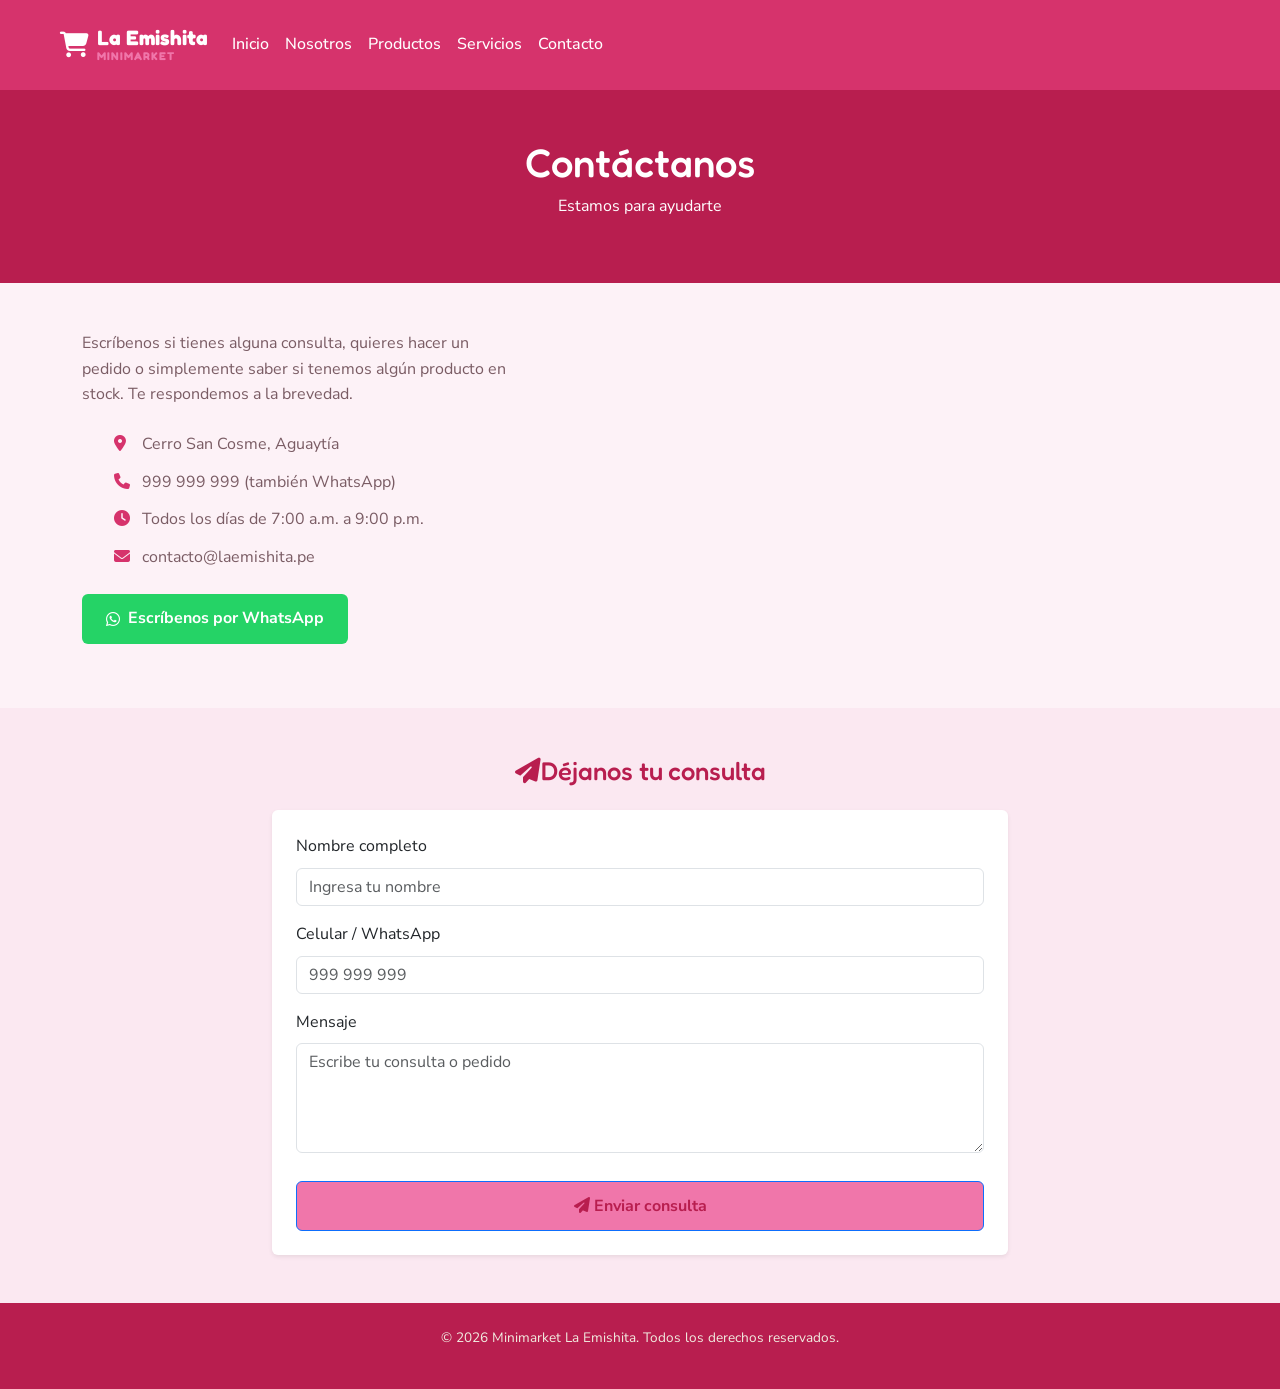
<file: contacto.html>
<!DOCTYPE html>
<html lang="es">
<head>
  <meta charset="UTF-8">
  <meta name="viewport" content="width=device-width, initial-scale=1.0">
  <title>Contacto - Minimarket La Emishita</title>
  <link href="https://fonts.googleapis.com/css2?family=Fredoka:wght@500;600;700&family=Nunito+Sans:wght@400;600&display=swap" rel="stylesheet">
  <link href="https://cdn.jsdelivr.net/npm/bootstrap@5.3.8/dist/css/bootstrap.min.css" rel="stylesheet">
  <link rel="stylesheet" href="https://cdnjs.cloudflare.com/ajax/libs/font-awesome/6.5.2/css/all.min.css">
  <link rel="stylesheet" href="https://unpkg.com/aos@2.3.1/dist/aos.css">
  <link rel="stylesheet" href="css/styles.css">
</head>
<body>

  <header class="site-header">
    <nav class="navbar navbar-expand-lg navbar-dark">
      <div class="container">
        <a class="navbar-brand logo" href="index.html">
          <i class="fa-solid fa-cart-shopping logo-icon"></i>
          <span class="logo-text">La Emishita <span class="logo-sub">minimarket</span></span>
        </a>
        <button class="navbar-toggler" type="button" data-bs-toggle="collapse" data-bs-target="#navMenu" aria-label="Abrir menú">
          <span class="navbar-toggler-icon"></span>
        </button>
        <div class="collapse navbar-collapse" id="navMenu">
          <ul class="navbar-nav ms-auto">
            <li class="nav-item"><a href="index.html" class="nav-link">Inicio</a></li>
            <li class="nav-item"><a href="nosotros.html" class="nav-link">Nosotros</a></li>
            <li class="nav-item"><a href="productos.html" class="nav-link">Productos</a></li>
            <li class="nav-item"><a href="servicios.html" class="nav-link">Servicios</a></li>
            <li class="nav-item"><a href="contacto.html" class="nav-link active">Contacto</a></li>
          </ul>
        </div>
      </div>
    </nav>
  </header>

  <main>
    <section class="page-banner">
      <div class="container">
        <h1 data-aos="fade-up">Contáctanos</h1>
        <p data-aos="fade-up" data-aos-delay="100">Estamos para ayudarte</p>
      </div>
    </section>

    <section class="section">
      <div class="container">
        <div class="row g-5 align-items-start">
          <div class="col-md-5" data-aos="fade-right">
            <p class="section-text mb-4">
              Escríbenos si tienes alguna consulta, quieres hacer un pedido o simplemente
              saber si tenemos algún producto en stock. Te respondemos a la brevedad.
            </p>
            <ul class="contact-info">
              <li><i class="fa-solid fa-location-dot"></i> Cerro San Cosme, Aguaytía</li>
              <li><i class="fa-solid fa-phone"></i> 999 999 999 (también WhatsApp)</li>
              <li><i class="fa-solid fa-clock"></i> Todos los días de 7:00 a.m. a 9:00 p.m.</li>
              <li><i class="fa-solid fa-envelope"></i> contacto@laemishita.pe</li>
            </ul>
            <a href="https://wa.me/51999999999" target="_blank" class="btn-whatsapp">
              <i class="fa-brands fa-whatsapp"></i> Escríbenos por WhatsApp
            </a>
          </div>
          <div class="col-md-7" data-aos="fade-left">
            <iframe class="contact-map" src="https://www.google.com/maps?q=Aguaytia,Peru&output=embed" allowfullscreen loading="lazy"></iframe>
          </div>
        </div>
      </div>
    </section>

    <section class="section section-alt">
      <div class="container">
        <h2 class="section-title text-center-block" data-aos="fade-up"><i class="fa-solid fa-paper-plane"></i>Déjanos tu consulta</h2>
        <div class="row justify-content-center mt-4">
          <div class="col-md-8" data-aos="fade-up" data-aos-delay="100">
            <div class="card shadow-sm border-0 p-4">
              <form>
                <div class="mb-3">
                  <label for="nombre" class="form-label">Nombre completo</label>
                  <input type="text" class="form-control" id="nombre" placeholder="Ingresa tu nombre">
                </div>
                <div class="mb-3">
                  <label for="celular" class="form-label">Celular / WhatsApp</label>
                  <input type="tel" class="form-control" id="celular" placeholder="999 999 999">
                </div>
                <div class="mb-3">
                  <label for="mensaje" class="form-label">Mensaje</label>
                  <textarea class="form-control" id="mensaje" rows="4" placeholder="Escribe tu consulta o pedido"></textarea>
                </div>
                <button type="submit" class="btn btn-primary w-100">
                  <i class="fa-solid fa-paper-plane"></i> Enviar consulta
                </button>
              </form>
            </div>
          </div>
        </div>
      </div>
    </section>
  </main>

  <footer class="site-footer">
    <p>&copy; 2026 Minimarket La Emishita. Todos los derechos reservados.</p>
  </footer>

  <script src="https://cdn.jsdelivr.net/npm/bootstrap@5.3.8/dist/js/bootstrap.bundle.min.js"></script>
  <script src="https://unpkg.com/aos@2.3.1/dist/aos.js"></script>
  <script src="js/main.js"></script>
</body>
</html>
</file>
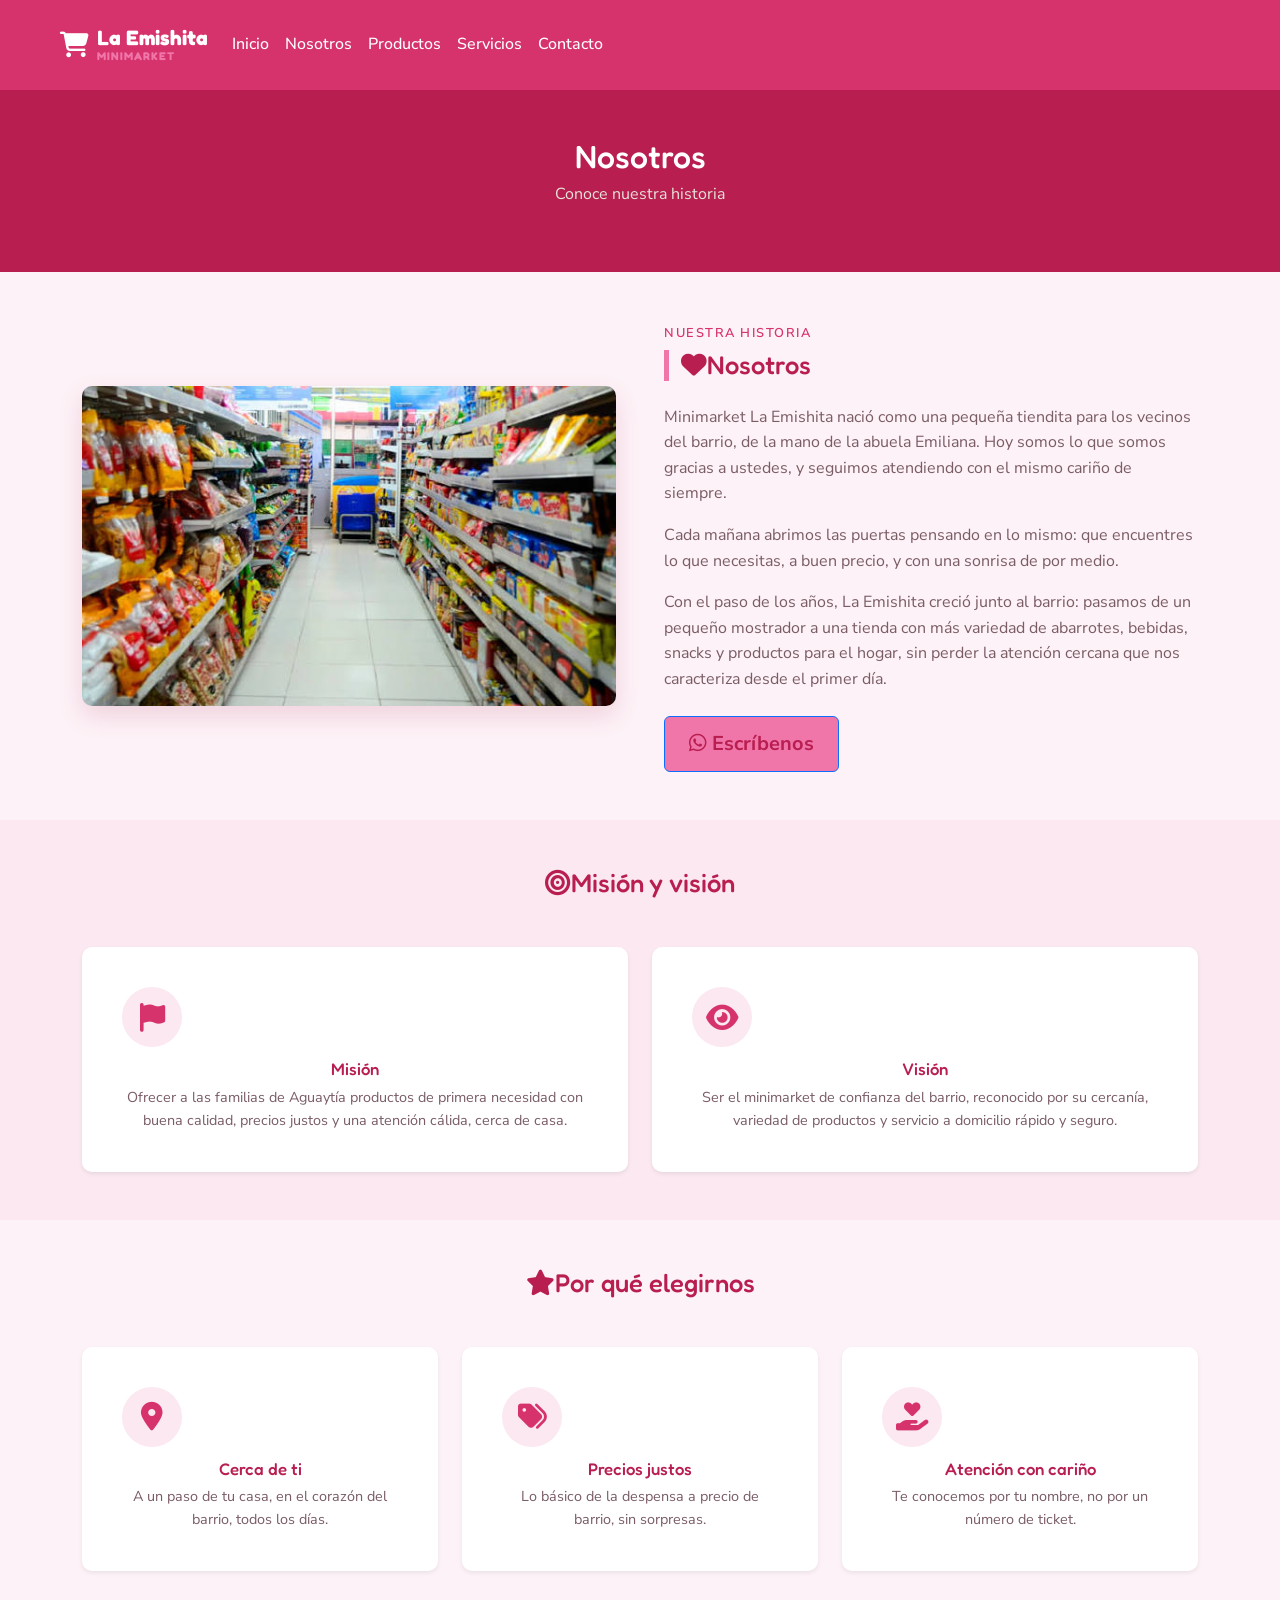
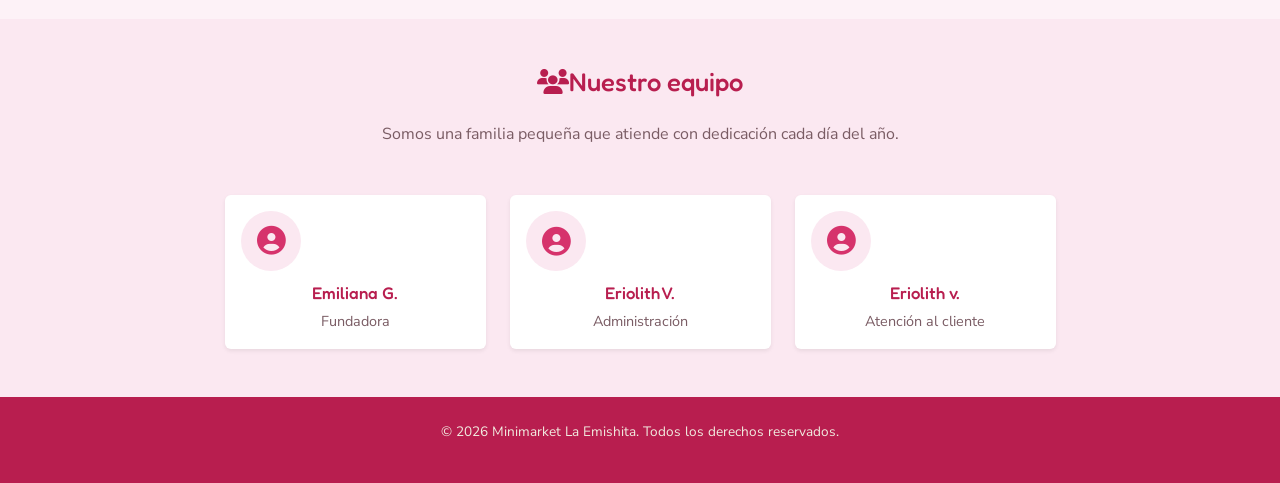
<file: nosotros.html>
<!DOCTYPE html>
<html lang="es">
<head>
  <meta charset="UTF-8">
  <meta name="viewport" content="width=device-width, initial-scale=1.0">
  <title>Nosotros - Minimarket La Emishita</title>
  <link href="https://fonts.googleapis.com/css2?family=Fredoka:wght@500;600;700&family=Nunito+Sans:wght@400;600&display=swap" rel="stylesheet">
  <link href="https://cdn.jsdelivr.net/npm/bootstrap@5.3.8/dist/css/bootstrap.min.css" rel="stylesheet">
  <link rel="stylesheet" href="https://cdnjs.cloudflare.com/ajax/libs/font-awesome/6.5.2/css/all.min.css">
  <link rel="stylesheet" href="https://unpkg.com/aos@2.3.1/dist/aos.css">
  <link rel="stylesheet" href="css/styles.css">
</head>
<body>

  <header class="site-header">
    <nav class="navbar navbar-expand-lg navbar-dark">
      <div class="container">
        <a class="navbar-brand logo" href="index.html">
          <i class="fa-solid fa-cart-shopping logo-icon"></i>
          <span class="logo-text">La Emishita <span class="logo-sub">minimarket</span></span>
        </a>
        <button class="navbar-toggler" type="button" data-bs-toggle="collapse" data-bs-target="#navMenu" aria-label="Abrir menú">
          <span class="navbar-toggler-icon"></span>
        </button>
        <div class="collapse navbar-collapse" id="navMenu">
          <ul class="navbar-nav ms-auto">
            <li class="nav-item"><a href="index.html" class="nav-link">Inicio</a></li>
            <li class="nav-item"><a href="nosotros.html" class="nav-link active">Nosotros</a></li>
            <li class="nav-item"><a href="productos.html" class="nav-link">Productos</a></li>
            <li class="nav-item"><a href="servicios.html" class="nav-link">Servicios</a></li>
            <li class="nav-item"><a href="contacto.html" class="nav-link">Contacto</a></li>
          </ul>
        </div>
      </div>
    </nav>
  </header>

  <main>
    <section class="page-banner">
      <div class="container">
        <h1 class="page-banner-title" data-aos="fade-up">Nosotros</h1>
        <p class="page-banner-text" data-aos="fade-up" data-aos-delay="100">Conoce nuestra historia</p>
      </div>
    </section>

    <section class="section">
      <div class="container">
        <div class="row align-items-center g-5">
          <div class="col-md-6" data-aos="fade-right">
            <img src="img/nosotros.jpg" alt="Mostrador del minimarket La Emishita" class="rounded-img">
          </div>
          <div class="col-md-6" data-aos="fade-left">
            <span class="eyebrow">Nuestra historia</span>
            <h2 class="section-title"><i class="fa-solid fa-heart"></i>Nosotros</h2>
            <p class="section-text">
              Minimarket La Emishita nació como una pequeña tiendita para los vecinos del barrio,
              de la mano de la abuela Emiliana. Hoy somos lo que somos gracias a ustedes, y
              seguimos atendiendo con el mismo cariño de siempre.
            </p>
            <p class="section-text">
              Cada mañana abrimos las puertas pensando en lo mismo: que encuentres lo que
              necesitas, a buen precio, y con una sonrisa de por medio.
            </p>
            <p class="section-text">
              Con el paso de los años, La Emishita creció junto al barrio: pasamos de un
              pequeño mostrador a una tienda con más variedad de abarrotes, bebidas, snacks
              y productos para el hogar, sin perder la atención cercana que nos caracteriza
              desde el primer día.
            </p>
            <a href="https://wa.me/51999999999" target="_blank" class="btn btn-primary btn-lg mt-2">
              <i class="fa-brands fa-whatsapp"></i> Escríbenos
            </a>
          </div>
        </div>
      </div>
    </section>

    <section class="section section-alt">
      <div class="container">
        <h2 class="section-title text-center-block" data-aos="fade-up"><i class="fa-solid fa-bullseye"></i>Misión y visión</h2>
        <div class="row g-4 mt-2">
          <div class="col-md-6" data-aos="fade-right">
            <div class="card h-100 shadow-sm border-0 value-card">
              <div class="card-body text-center">
                <i class="fa-solid fa-flag value-icon"></i>
                <h3 class="card-title value-title">Misión</h3>
                <p class="card-text value-text">
                  Ofrecer a las familias de Aguaytía productos de primera necesidad con
                  buena calidad, precios justos y una atención cálida, cerca de casa.
                </p>
              </div>
            </div>
          </div>
          <div class="col-md-6" data-aos="fade-left">
            <div class="card h-100 shadow-sm border-0 value-card">
              <div class="card-body text-center">
                <i class="fa-solid fa-eye value-icon"></i>
                <h3 class="card-title value-title">Visión</h3>
                <p class="card-text value-text">
                  Ser el minimarket de confianza del barrio, reconocido por su cercanía,
                  variedad de productos y servicio a domicilio rápido y seguro.
                </p>
              </div>
            </div>
          </div>
        </div>
      </div>
    </section>

    <section class="section">
      <div class="container">
        <h2 class="section-title text-center-block" data-aos="fade-up"><i class="fa-solid fa-star"></i>Por qué elegirnos</h2>

        <div class="row g-4 mt-2">
          <div class="col-12 col-md-4" data-aos="fade-up" data-aos-delay="0">
            <div class="card h-100 shadow-sm border-0 value-card">
              <div class="card-body text-center">
                <i class="fa-solid fa-location-dot value-icon"></i>
                <h3 class="card-title value-title">Cerca de ti</h3>
                <p class="card-text value-text">A un paso de tu casa, en el corazón del barrio, todos los días.</p>
              </div>
            </div>
          </div>

          <div class="col-12 col-md-4" data-aos="fade-up" data-aos-delay="150">
            <div class="card h-100 shadow-sm border-0 value-card">
              <div class="card-body text-center">
                <i class="fa-solid fa-tags value-icon"></i>
                <h3 class="card-title value-title">Precios justos</h3>
                <p class="card-text value-text">Lo básico de la despensa a precio de barrio, sin sorpresas.</p>
              </div>
            </div>
          </div>

          <div class="col-12 col-md-4" data-aos="fade-up" data-aos-delay="300">
            <div class="card h-100 shadow-sm border-0 value-card">
              <div class="card-body text-center">
                <i class="fa-solid fa-hand-holding-heart value-icon"></i>
                <h3 class="card-title value-title">Atención con cariño</h3>
                <p class="card-text value-text">Te conocemos por tu nombre, no por un número de ticket.</p>
              </div>
            </div>
          </div>
        </div>
      </div>
    </section>

    <section class="section section-alt">
      <div class="container">
        <h2 class="section-title text-center-block" data-aos="fade-up"><i class="fa-solid fa-users"></i>Nuestro equipo</h2>
        <p class="section-text text-center mx-auto mb-4" data-aos="fade-up" data-aos-delay="100">
          Somos una familia pequeña que atiende con dedicación cada día del año.
        </p>
        <div class="row g-4 mt-2 justify-content-center">
          <div class="col-6 col-md-3" data-aos="fade-up" data-aos-delay="0">
            <div class="card h-100 shadow-sm border-0 text-center">
              <div class="card-body">
                <i class="fa-solid fa-user-circle value-icon"></i>
                <h3 class="card-title value-title">Emiliana G.</h3>
                <p class="card-text value-text">Fundadora</p>
              </div>
            </div>
          </div>
          <div class="col-6 col-md-3" data-aos="fade-up" data-aos-delay="150">
            <div class="card h-100 shadow-sm border-0 text-center">
              <div class="card-body">
                <i class="fa-solid fa-user-circle value-icon"></i>
                <h3 class="card-title value-title">Eriolith V.</h3>
                <p class="card-text value-text">Administración</p>
              </div>
            </div>
          </div>
          <div class="col-6 col-md-3" data-aos="fade-up" data-aos-delay="300">
            <div class="card h-100 shadow-sm border-0 text-center">
              <div class="card-body">
                <i class="fa-solid fa-user-circle value-icon"></i>
                <h3 class="card-title value-title">Eriolith v.</h3>
                <p class="card-text value-text">Atención al cliente</p>
              </div>
            </div>
          </div>
        </div>
      </div>
    </section>
  </main>

  <footer class="site-footer">
    <p>&copy; 2026 Minimarket La Emishita. Todos los derechos reservados.</p>
  </footer>

  <script src="https://cdn.jsdelivr.net/npm/bootstrap@5.3.8/dist/js/bootstrap.bundle.min.js"></script>
  <script src="https://unpkg.com/aos@2.3.1/dist/aos.js"></script>
  <script src="js/main.js"></script>
</body>
</html>
</file>
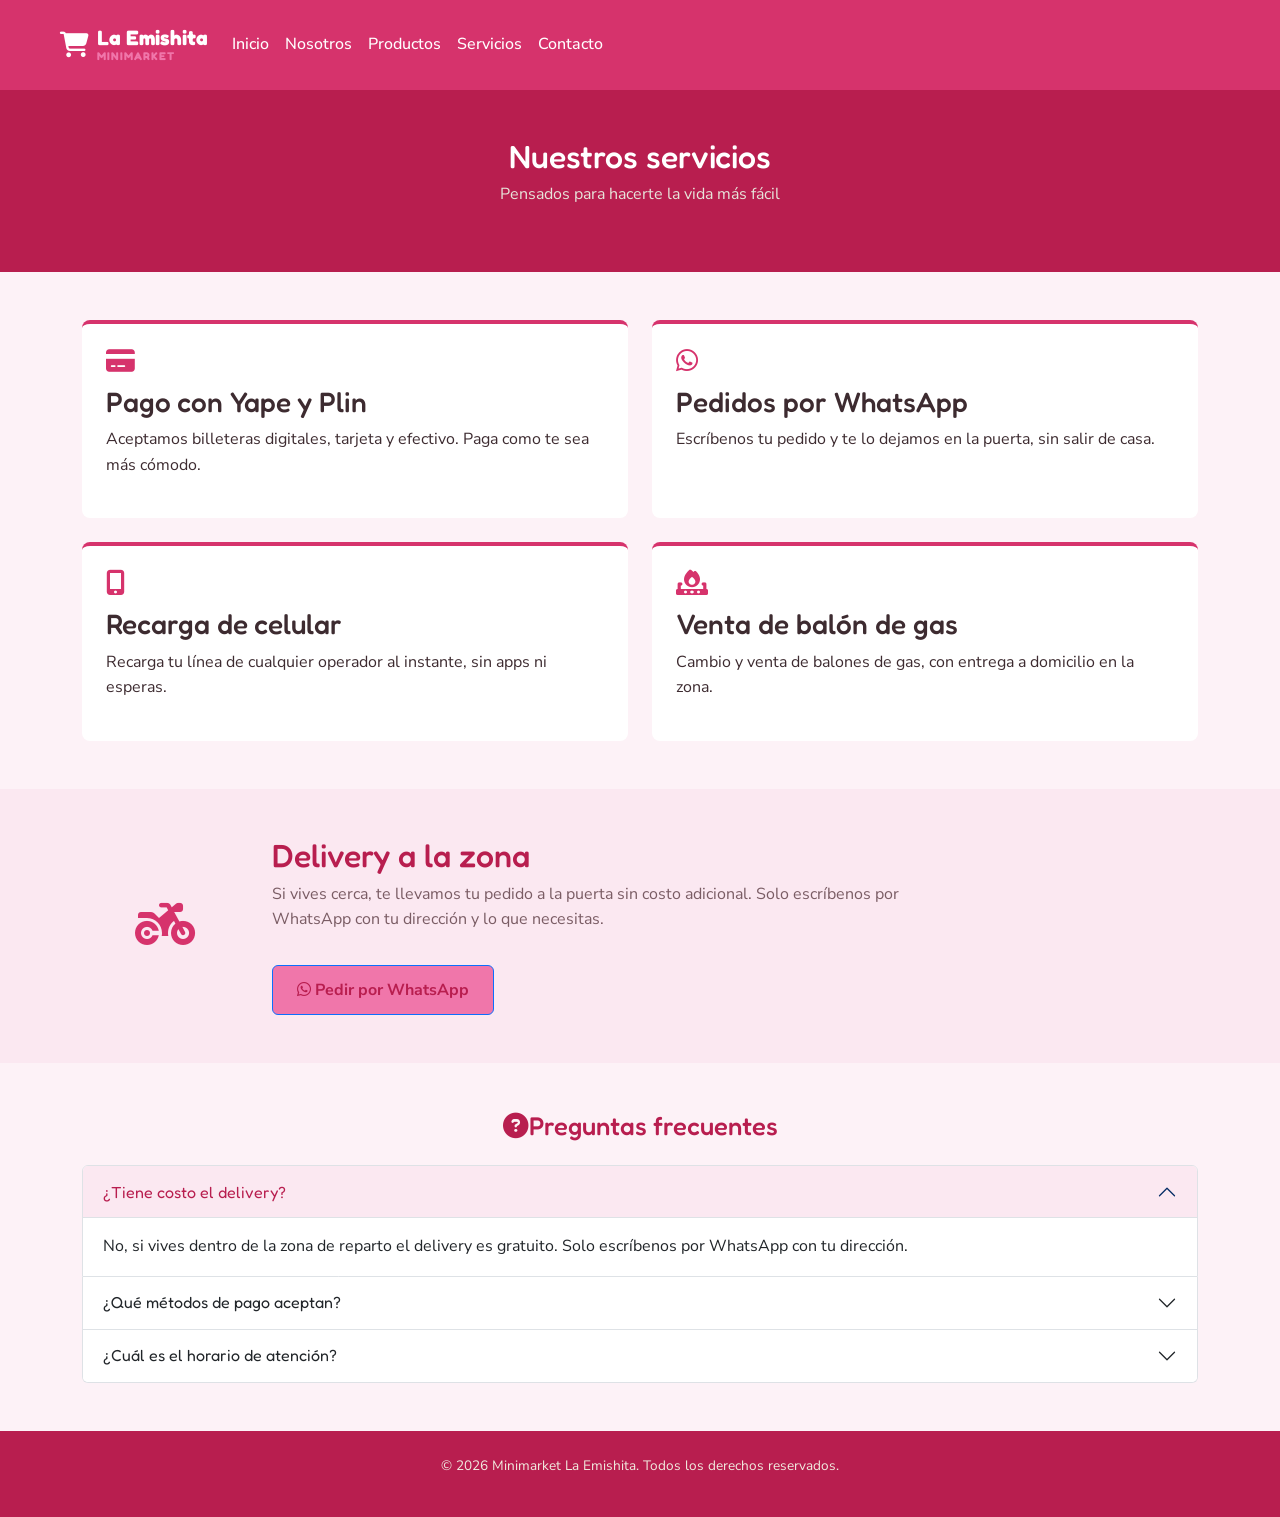
<file: servicios.html>
<!DOCTYPE html>
<html lang="es">
<head>
  <meta charset="UTF-8">
  <meta name="viewport" content="width=device-width, initial-scale=1.0">
  <title>Servicios - Minimarket La Emishita</title>
  <link href="https://fonts.googleapis.com/css2?family=Fredoka:wght@500;600;700&family=Nunito+Sans:wght@400;600&display=swap" rel="stylesheet">
  <link href="https://cdn.jsdelivr.net/npm/bootstrap@5.3.8/dist/css/bootstrap.min.css" rel="stylesheet">
  <link rel="stylesheet" href="https://cdnjs.cloudflare.com/ajax/libs/font-awesome/6.5.2/css/all.min.css">
  <link rel="stylesheet" href="https://unpkg.com/aos@2.3.1/dist/aos.css">
  <link rel="stylesheet" href="css/styles.css">
</head>
<body>

  <header class="site-header">
    <nav class="navbar navbar-expand-lg navbar-dark">
      <div class="container">
        <a class="navbar-brand logo" href="index.html">
          <i class="fa-solid fa-cart-shopping logo-icon"></i>
          <span class="logo-text">La Emishita <span class="logo-sub">minimarket</span></span>
        </a>
        <button class="navbar-toggler" type="button" data-bs-toggle="collapse" data-bs-target="#navMenu" aria-label="Abrir menú">
          <span class="navbar-toggler-icon"></span>
        </button>
        <div class="collapse navbar-collapse" id="navMenu">
          <ul class="navbar-nav ms-auto">
            <li class="nav-item"><a href="index.html" class="nav-link">Inicio</a></li>
            <li class="nav-item"><a href="nosotros.html" class="nav-link">Nosotros</a></li>
            <li class="nav-item"><a href="productos.html" class="nav-link">Productos</a></li>
            <li class="nav-item"><a href="servicios.html" class="nav-link active">Servicios</a></li>
            <li class="nav-item"><a href="contacto.html" class="nav-link">Contacto</a></li>
          </ul>
        </div>
      </div>
    </nav>
  </header>

  <main>
    <section class="page-banner">
      <div class="container">
        <h1 class="page-banner-title" data-aos="fade-up">Nuestros servicios</h1>
        <p class="page-banner-text" data-aos="fade-up" data-aos-delay="100">Pensados para hacerte la vida más fácil</p>
      </div>
    </section>

    <section class="section">
      <div class="container">
        <div class="row g-4">
          <div class="col-md-6" data-aos="fade-up" data-aos-delay="0">
            <div class="service-item">
              <i class="fa-solid fa-credit-card service-icon"></i>
              <h3 class="service-name">Pago con Yape y Plin</h3>
              <p class="service-desc">Aceptamos billeteras digitales, tarjeta y efectivo. Paga como te sea más cómodo.</p>
            </div>
          </div>

          <div class="col-md-6" data-aos="fade-up" data-aos-delay="150">
            <div class="service-item">
              <i class="fa-brands fa-whatsapp service-icon"></i>
              <h3 class="service-name">Pedidos por WhatsApp</h3>
              <p class="service-desc">Escríbenos tu pedido y te lo dejamos en la puerta, sin salir de casa.</p>
            </div>
          </div>

          <div class="col-md-6" data-aos="fade-up" data-aos-delay="0">
            <div class="service-item">
              <i class="fa-solid fa-mobile-screen-button service-icon"></i>
              <h3 class="service-name">Recarga de celular</h3>
              <p class="service-desc">Recarga tu línea de cualquier operador al instante, sin apps ni esperas.</p>
            </div>
          </div>

          <div class="col-md-6" data-aos="fade-up" data-aos-delay="150">
            <div class="service-item">
              <i class="fa-solid fa-fire-burner service-icon"></i>
              <h3 class="service-name">Venta de balón de gas</h3>
              <p class="service-desc">Cambio y venta de balones de gas, con entrega a domicilio en la zona.</p>
            </div>
          </div>
        </div>
      </div>
    </section>

    <section class="delivery-banner">
      <div class="container">
        <div class="row align-items-center g-4">
          <div class="col-md-2 text-center">
            <i class="fa-solid fa-motorcycle delivery-icon" data-aos="fade-right"></i>
          </div>
          <div class="col-md-10" data-aos="fade-left">
            <h2 class="delivery-title">Delivery a la zona</h2>
            <p class="delivery-text">Si vives cerca, te llevamos tu pedido a la puerta sin costo adicional. Solo escríbenos por WhatsApp con tu dirección y lo que necesitas.</p>
            <a href="https://wa.me/51999999999" target="_blank" class="btn btn-primary mt-3">
              <i class="fa-brands fa-whatsapp"></i> Pedir por WhatsApp
            </a>
          </div>
        </div>
      </div>
    </section>

    <section class="section">
      <div class="container">
        <h2 class="section-title text-center-block" data-aos="fade-up"><i class="fa-solid fa-circle-question"></i>Preguntas frecuentes</h2>

        <div class="accordion mt-4" id="faqServicios" data-aos="fade-up" data-aos-delay="100">
          <div class="accordion-item">
            <h3 class="accordion-header">
              <button class="accordion-button" type="button" data-bs-toggle="collapse" data-bs-target="#faq1">
                ¿Tiene costo el delivery?
              </button>
            </h3>
            <div id="faq1" class="accordion-collapse collapse show" data-bs-parent="#faqServicios">
              <div class="accordion-body">No, si vives dentro de la zona de reparto el delivery es gratuito. Solo escríbenos por WhatsApp con tu dirección.</div>
            </div>
          </div>

          <div class="accordion-item">
            <h3 class="accordion-header">
              <button class="accordion-button collapsed" type="button" data-bs-toggle="collapse" data-bs-target="#faq2">
                ¿Qué métodos de pago aceptan?
              </button>
            </h3>
            <div id="faq2" class="accordion-collapse collapse" data-bs-parent="#faqServicios">
              <div class="accordion-body">Aceptamos Yape, Plin, tarjeta y efectivo. Puedes pagar como te sea más cómodo, incluso por WhatsApp antes del delivery.</div>
            </div>
          </div>

          <div class="accordion-item">
            <h3 class="accordion-header">
              <button class="accordion-button collapsed" type="button" data-bs-toggle="collapse" data-bs-target="#faq3">
                ¿Cuál es el horario de atención?
              </button>
            </h3>
            <div id="faq3" class="accordion-collapse collapse" data-bs-parent="#faqServicios">
              <div class="accordion-body">Atendemos todos los días de 7:00 a.m. a 9:00 p.m., incluyendo feriados.</div>
            </div>
          </div>
        </div>
      </div>
    </section>
  </main>

  <footer class="site-footer">
    <p>&copy; 2026 Minimarket La Emishita. Todos los derechos reservados.</p>
  </footer>

  <script src="https://cdn.jsdelivr.net/npm/bootstrap@5.3.8/dist/js/bootstrap.bundle.min.js"></script>
  <script src="https://unpkg.com/aos@2.3.1/dist/aos.js"></script>
  <script src="js/main.js"></script>
</body>
</html>
</file>
<file: css/styles.css>
:root {
  --color-primary: #d6336c;
  --color-primary-dark: #b81e4f;
  --color-accent: #f076aa;
  --color-bg: #fdf2f7;
  --color-bg-alt: #fbe8f1;
  --color-text: #3d2b30;
  --color-text-light: #7a5c64;
  --font-base: 'Nunito Sans', sans-serif;
  --font-heading: 'Fredoka', sans-serif;
  --spacing-sm: 0.75rem;
  --spacing-md: 1.5rem;
  --spacing-lg: 3rem;
}

* { box-sizing: border-box; margin: 0; padding: 0; }

body {
  font-family: var(--font-base);
  color: var(--color-text);
  background-color: var(--color-bg);
  line-height: 1.6;
}

h1, h2, h3, .logo-text, .section-title, .hero-title,
.page-banner-title, .offer-title, .cta-title {
  font-family: var(--font-heading);
}

.site-header {
  display: flex;
  justify-content: space-between;
  align-items: center;
  background-color: var(--color-primary);
  padding: var(--spacing-sm) var(--spacing-lg);
  flex-wrap: wrap;
  gap: var(--spacing-sm);
}

.logo { display: flex; align-items: center; gap: 0.5rem; color: #fff; }
.logo-icon { font-size: 1.6rem; }
.logo-text { font-size: 1.3rem; font-weight: bold; display: flex; flex-direction: column; line-height: 1.1; }
.logo-sub { font-size: 0.7rem; color: var(--color-accent); text-transform: uppercase; letter-spacing: 1px; }

.nav-link { color: #fff; text-decoration: none; font-weight: 500; padding: var(--spacing-sm) 0.25rem; transition: color 0.2s ease; }
.nav-link:hover { color: var(--color-accent); }

#inicio.hero { position: relative; color: #fff; overflow: hidden; }
.hero-img { width: 100%; height: 320px; object-fit: cover; display: block; }
.hero-overlay {
  position: absolute; inset: 0;
  background: linear-gradient(to right, rgba(166,30,77,0.92), rgba(166,30,77,0.55));
  display: flex; align-items: center; padding: 0 var(--spacing-lg);
}
.hero-title { font-size: 2rem; max-width: 38rem; }
.hero-text { max-width: 36rem; color: #e7e4da; }

.btn-primary {
  display: inline-block;
  background-color: var(--color-accent);
  color: var(--color-primary-dark);
  text-decoration: none;
  font-weight: bold;
  padding: var(--spacing-sm) var(--spacing-md);
  border-radius: 6px;
  margin-top: var(--spacing-sm);
}

.btn-whatsapp {
  display: inline-flex; align-items: center; gap: 0.5rem;
  background-color: #25D366; color: #fff; text-decoration: none;
  font-weight: bold; padding: var(--spacing-sm) var(--spacing-md); border-radius: 6px;
}

.section { padding: var(--spacing-lg); }
.section-alt { background-color: var(--color-bg-alt); }
.section-title {
  font-size: 1.6rem; color: var(--color-primary-dark); margin-bottom: var(--spacing-md);
  border-left: 5px solid var(--color-accent); padding-left: var(--spacing-sm);
}

.section-text { max-width: 50rem; color: var(--color-text-light); }
.text-center-block { text-align: center; border-left: none !important; padding-left: 0 !important; }
.eyebrow { display: inline-block; font-size: 0.8rem; font-weight: 600; color: var(--color-primary); text-transform: uppercase; letter-spacing: 1.5px; margin-bottom: 0.4rem; }
.eyebrow-light { color: var(--color-accent); }
.link-more { display: inline-block; margin-top: var(--spacing-sm); color: var(--color-primary); font-weight: 600; text-decoration: none; }
.link-more:hover { color: var(--color-primary-dark); }

.rounded-img { width: 100%; height: 320px; object-fit: cover; border-radius: 10px; box-shadow: 0 10px 25px rgba(166,30,77,0.15); }

.quick-facts { background-color: #fff; padding: var(--spacing-md) 0; border-bottom: 1px solid #f1e4e9; }
.fact-icon { font-size: 1.4rem; color: var(--color-primary); margin-bottom: 0.4rem; display: block; }
.fact-text { font-size: 0.9rem; color: var(--color-text-light); }
.fact-text strong { color: var(--color-text); }

.preview-card { display: flex; flex-direction: column; text-decoration: none; border-radius: 8px; overflow: hidden; box-shadow: 0 4px 10px rgba(166,30,77,0.08); transition: transform 0.2s ease; }
.preview-card:hover { transform: translateY(-4px); }
.preview-img { width: 100%; height: 110px; object-fit: cover; }
.preview-name { background-color: #fff; color: var(--color-primary-dark); font-weight: 600; font-size: 0.9rem; text-align: center; padding: 0.6rem; }

.offer-banner { position: relative; overflow: hidden; }
.offer-img { width: 100%; height: 280px; object-fit: cover; display: block; }
.offer-overlay { position: absolute; inset: 0; background: rgba(61,43,48,0.55); display: flex; align-items: center; color: #fff; text-align: center; }
.offer-overlay .container { display: flex; flex-direction: column; align-items: center; }
.offer-title { font-size: 1.8rem; margin-bottom: 0.4rem; }
.offer-text { color: #f1ece0; }

.value-card { display: flex; flex-direction: column; align-items: center; text-align: center; background-color: #fff; border-radius: 10px; padding: var(--spacing-md); height: 100%; transition: transform 0.2s ease; }
.value-card:hover { transform: translateY(-4px); }
.value-icon { font-size: 1.8rem; color: var(--color-primary); background-color: var(--color-bg-alt); width: 60px; height: 60px; display: flex; align-items: center; justify-content: center; border-radius: 50%; margin-bottom: var(--spacing-sm); }
.value-title { font-size: 1.05rem; color: var(--color-primary-dark); margin-bottom: 0.4rem; }
.value-text { font-size: 0.9rem; color: var(--color-text-light); }

.testimonial-card { background-color: #fff; border-radius: 10px; padding: var(--spacing-md); height: 100%; text-align: center; }
.quote-icon { font-size: 1.4rem; color: var(--color-accent); margin-bottom: var(--spacing-sm); }
.testimonial-text { font-size: 0.9rem; color: var(--color-text-light); font-style: italic; margin-bottom: var(--spacing-sm); }
.testimonial-author { font-weight: 600; color: var(--color-primary-dark); font-size: 0.9rem; }

.cta-final { background-color: var(--color-primary-dark); color: #fff; padding: var(--spacing-lg); }
.cta-title { font-size: 1.8rem; margin-bottom: 0.5rem; }
.cta-text { color: #e7e4da; margin-bottom: var(--spacing-md); }

.page-banner { background-color: var(--color-primary-dark); color: #fff; padding: var(--spacing-lg) var(--spacing-md); text-align: center; }
.page-banner-title { font-size: 2rem; margin-bottom: 0.4rem; }
.page-banner-text { color: #e7e4da; }

.product-card { background-color: #fff; border-radius: 8px; overflow: hidden; box-shadow: 0 4px 10px rgba(166,30,77,0.08); height: 100%; }
.product-img { width: 100%; height: 120px; object-fit: cover; }
.product-body { padding: var(--spacing-md); text-align: center; }
.product-icon { font-size: 2rem; display: block; margin-bottom: var(--spacing-sm); }
.product-name { font-size: 1.1rem; margin-bottom: 0.5rem; color: var(--color-primary-dark); }
.product-desc { font-size: 0.9rem; color: var(--color-text-light); }

.note-icon { font-size: 1.6rem; color: var(--color-primary); margin-bottom: var(--spacing-sm); display: block; }
.note-text { max-width: 40rem; margin: 0 auto var(--spacing-sm); color: var(--color-text-light); }

.service-item { background-color: #fff; padding: var(--spacing-md); border-radius: 8px; border-top: 4px solid var(--color-primary); height: 100%; }
.service-icon { font-size: 1.6rem; color: var(--color-primary); margin-bottom: var(--spacing-sm); display: block; }

.delivery-banner { background-color: var(--color-bg-alt); padding: var(--spacing-lg) var(--spacing-md); }
.delivery-icon { font-size: 3rem; color: var(--color-primary); }
.delivery-title { color: var(--color-primary-dark); margin-bottom: 0.4rem; }
.delivery-text { color: var(--color-text-light); max-width: 40rem; }

.contact-info { list-style: none; margin-bottom: var(--spacing-md); }
.contact-info li { margin-bottom: var(--spacing-sm); color: var(--color-text-light); }
.contact-info i { color: var(--color-primary); width: 1.5rem; }
.contact-map { width: 100%; height: 320px; border: 0; border-radius: 10px; }

.accordion-button:not(.collapsed) { background-color: var(--color-bg-alt); color: var(--color-primary-dark); }
.accordion-button:focus { box-shadow: 0 0 0 0.2rem rgba(214, 51, 108, 0.25); }

.site-footer { display: flex; justify-content: center; align-items: center; background-color: var(--color-primary-dark); color: #f1ece0; padding: var(--spacing-md); font-size: 0.85rem; }

@media (max-width: 600px) {
  .site-header { flex-direction: column; align-items: flex-start; }
  .hero-title { font-size: 1.5rem; }
  .hero-img { height: 260px; }
  .offer-img { height: 220px; }
}
</file>
